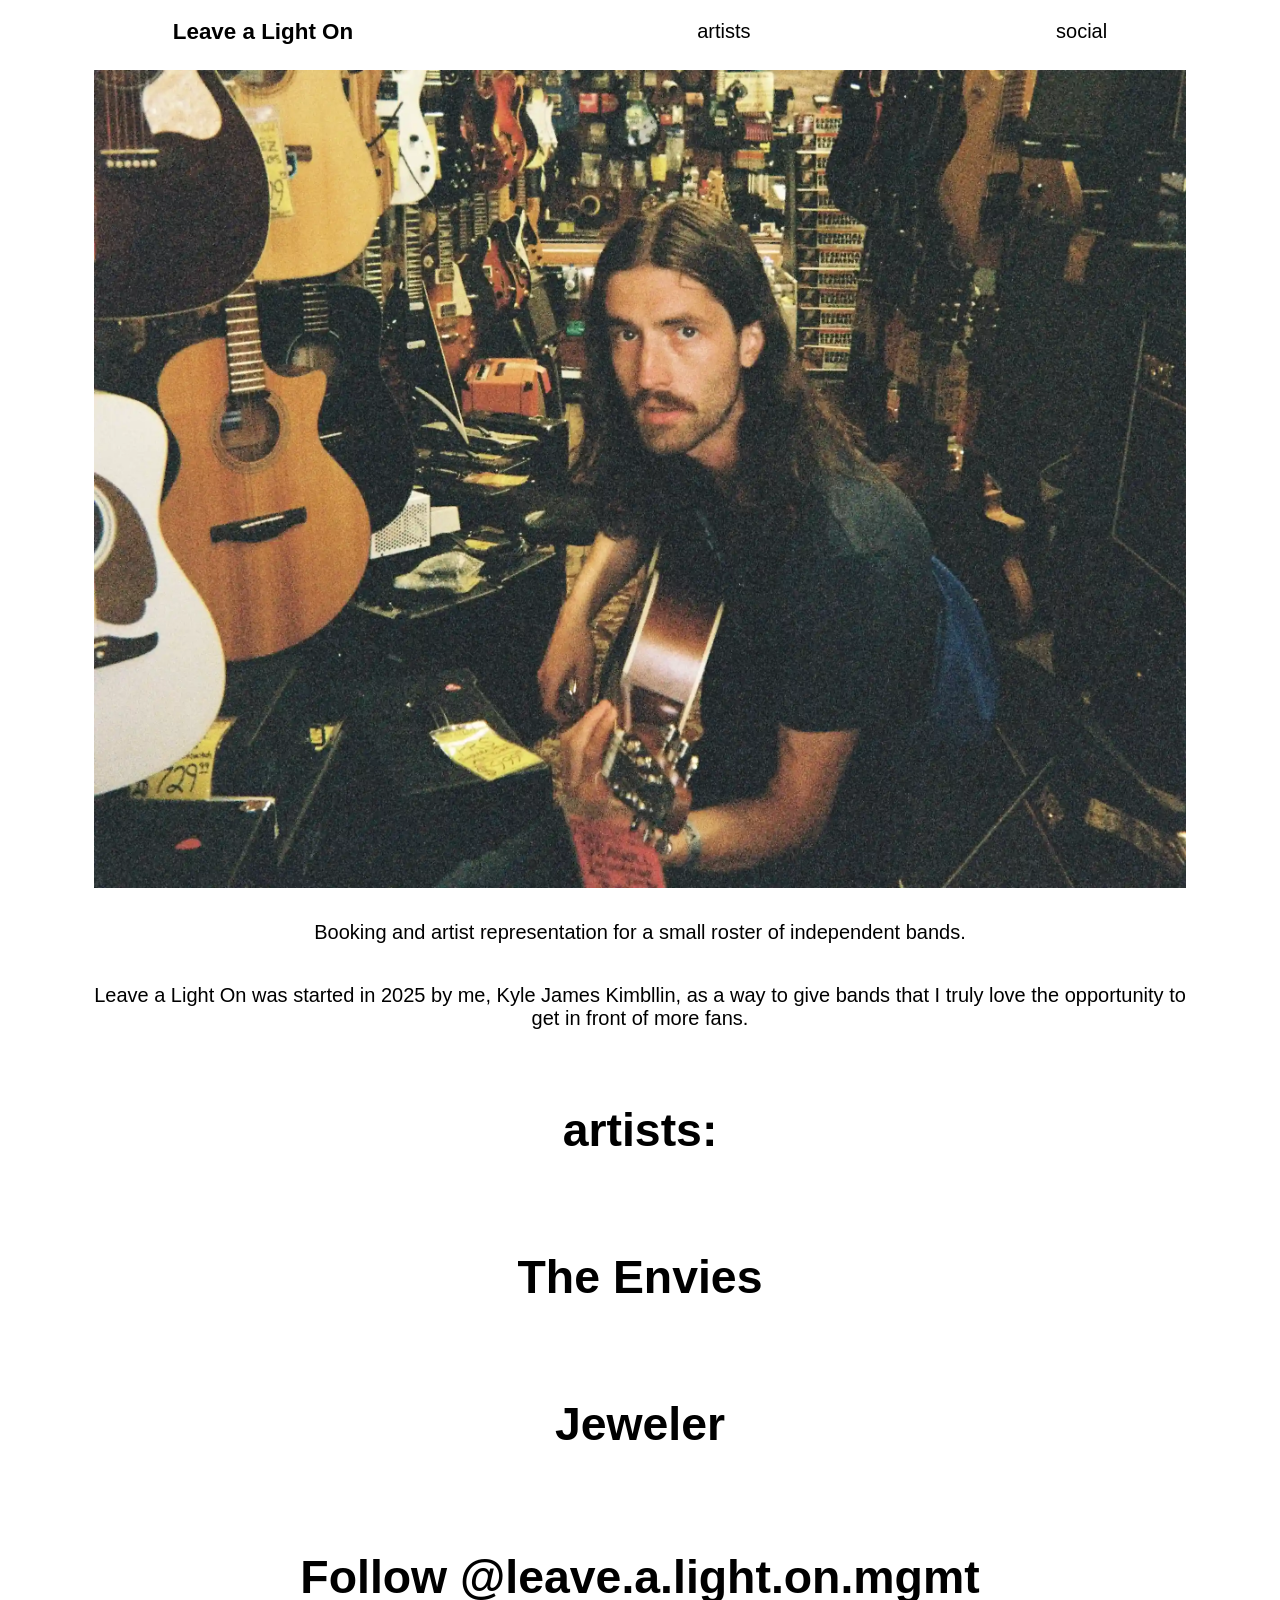
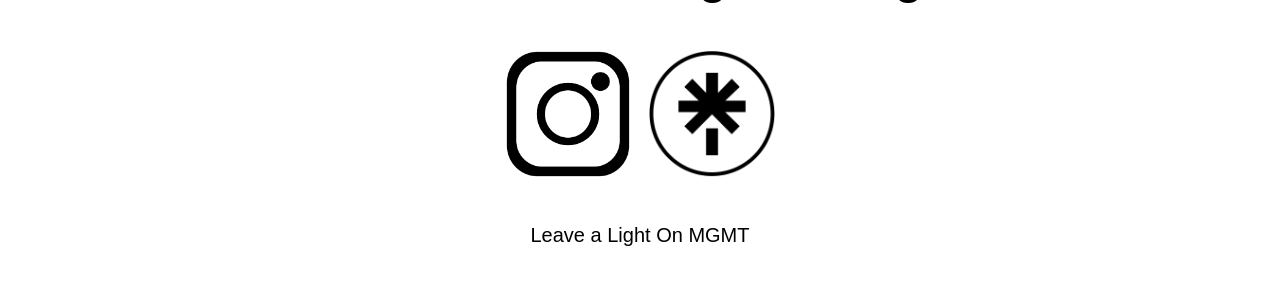
<file: index.html>
<!DOCTYPE html>
<html lang="en-US">

	<head>
<!-- Core syntax initialization and SEO -->
		<meta charset="UTF-8">
  		<meta name="description" content="Leave a Light On, MGMT">
  		<meta name="keywords" content="Jeweler, dream pop, synth pop, goth, rock, indie rock, music, band, minneapolis, sacramento, alternative, shoegaze, art rock, indie, minnesota, california, booking, management, promotion, artist, representation, the envies, envies, alternative rock, power pop, pop">
  		<meta name="viewport" content="width=device-width, initial-scale=1.0">
  		<meta name="apple-mobile-web-app-title" content="Leave a Light On, MGMT" />

<!-- Favicon and Base HREF -->

  		<base href="https://leave-a-light-on-mgmt.github.io/">
        <link rel="shortcut icon" type="image/png" href="assets/images/favicon.png">

<!-- Call for stylesheets -->

		<link rel="stylesheet" href="assets/css/lalo_mobile.css" />

  	<!--	<link rel="stylesheet" media="screen and (orientation: landscape)" href="css/jtb_desktop.css" /> -->
  	<!--	<link rel="stylesheet" media="screen and (orientation: portrait)" href="css/jtb_mobile.css" /> -->

  		<title>Leave a Light On, MGMT</title>

  	</head>

  	<body>

  		<main>
  			<nav id="site-nav">
  				<a href="#lalo" class="nav-link no-active"><h1>Leave a Light On</h1></a>
				<a href="#artists" class="nav-link">artists</a>
  				<a href="#social" class="nav-link">social</a>
  			</nav>


  			<div class="maincenter" id="lalo">
  				<img class="bio-image" src="assets/images/lalobio.webp" alt="Leave a Light On, MGMT">
  			</div>

  			<div class="bio">

  				<p>
  					Booking and artist representation for a small roster of independent bands.
  				</p>

  				<p>
  					Leave a Light On was started in 2025 by me, Kyle James Kimbllin, as a way to give bands that I truly love the opportunity to get in front of more fans.
  				</p>

  			</div>

  			<div id="artists">

				<h3>artists:</h3>

      			<a href="the-envies/index.html" class="artist-link"><h3>The Envies</h3></a>
				<a href="jewelertheband/index.html" class="artist-link"><h3>Jeweler</h3></a>

  			</div>

		  	<div id="social" class="bio">

				<h3>Follow @leave.a.light.on.mgmt</h3>

				<div class="socialicons">

					<a href="https://instagram.com/leave.a.light.on.mgmt" class="instagram" target="_blank" title="Leave a Light On instagram page">
						<img class="instagram" src="https://leave-a-light-on-mgmt.github.io/assets/images/instagramwhite.png"></a>
					<a href="https://linktr.ee/leave.a.light.on.mgmt" class="instagram" target="_blank" title="Leave a Light On Linktree page">
						<img class="instagram" src="https://leave-a-light-on-mgmt.github.io/assets/images/linktreewhite.png"></a>
					
				</div>

				<!-- add back once ME sends blogpost about webcrawlers
				<p>Contact EMAIL OBFUSCATION SCHEME for booking</p>
				<p>Contact EMAIL OBFUSCATION SCHEME for press inquiries</p> -->
				
 		  	</div>
        
<!-- Add Photo and Logo here, when they materialize
			<div class="maincenter">
				
  				<img class="bio-image" src="images/jewelerbio2.jpg" alt="Jeweler - the band">
				
  			</div>

			<div class="maincenter">
				
				<img class="bio-image" src="images/jewelerbanner.webp" alt="Jeweler - the band">

			</div>

        -->

			<div class="footer">
				
				<p><a href="#top">Leave a Light On MGMT</a></p>
 				
 			</div>

  	</main>

<script>
  const nav = document.getElementById('site-nav');
  const bioImage = document.querySelector('.bio-image');
  const navLinks = document.querySelectorAll('nav a[href^="#"]');
  const targetSections = document.querySelectorAll('#lalo, #artists, #social');

  function updateNavHeight() {
    if (!nav) return;
    const navHeight = nav.getBoundingClientRect().height;
    document.documentElement.style.setProperty('--nav-height', `${navHeight}px`);
  }

  function updateImageWidth() {
    if (!bioImage) return;
    const width = bioImage.getBoundingClientRect().width;
    document.documentElement.style.setProperty('--img-width', `${width}px`);
  }

  function setActiveLink() {
    const offset = window.innerHeight * 0.35;
    let currentId = '';

    targetSections.forEach((section) => {
      const rect = section.getBoundingClientRect();
      if (rect.top <= offset && rect.bottom >= offset) {
        currentId = section.id;
      }
    });

    navLinks.forEach((link) => {
	if (link.classList.contains('no-active')) {
    return;
  }
      const isActive = link.getAttribute('href') === `#${currentId}`;
      link.classList.toggle('active', isActive);
    });
  }

  function updateLayout() {
    updateNavHeight();
    updateImageWidth();
    setActiveLink();
  }

  document.addEventListener('DOMContentLoaded', () => {
    updateLayout();

    window.addEventListener('resize', updateLayout);
    window.addEventListener('scroll', setActiveLink, { passive: true });

    if (bioImage) {
      bioImage.addEventListener('load', updateImageWidth);
    }

    if ('ResizeObserver' in window) {
      const resizeObserver = new ResizeObserver(() => {
        updateLayout();
      });

      if (nav) resizeObserver.observe(nav);
      if (bioImage) resizeObserver.observe(bioImage);
    }
  });
</script>

		<!-- CHECK IF IT WORKS WITHOUT THIS
		
		<script>
  // Check if the browser supports service workers
  if ('serviceWorker' in navigator) {
    window.addEventListener('load', () => {
      navigator.serviceWorker.register('/sw.js')
        .then((registration) => {
          console.log('Service Worker registered successfully with scope:', registration.scope);
        })
        .catch((error) => {
          console.error('Service Worker registration failed:', error);
        });
    });
  }
</script>

		-->
 	
  </body>
 </html>
</file>
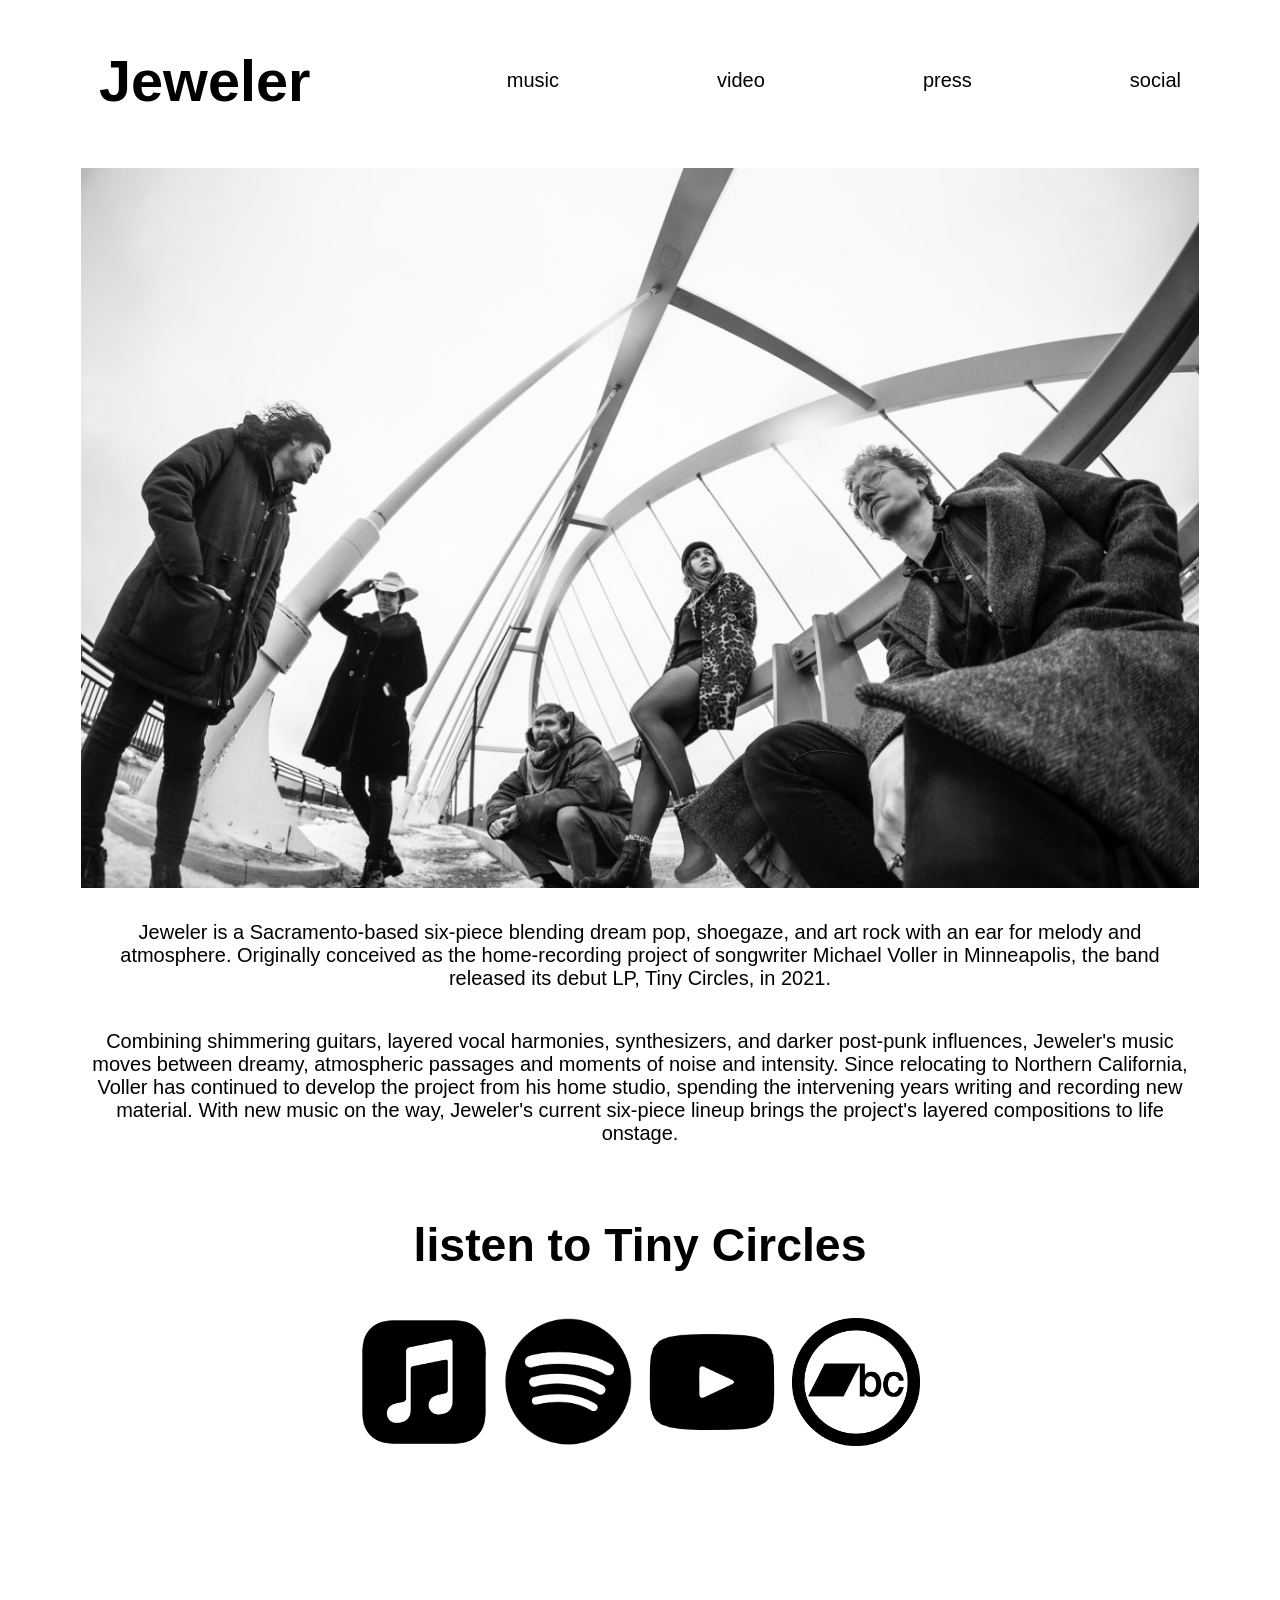
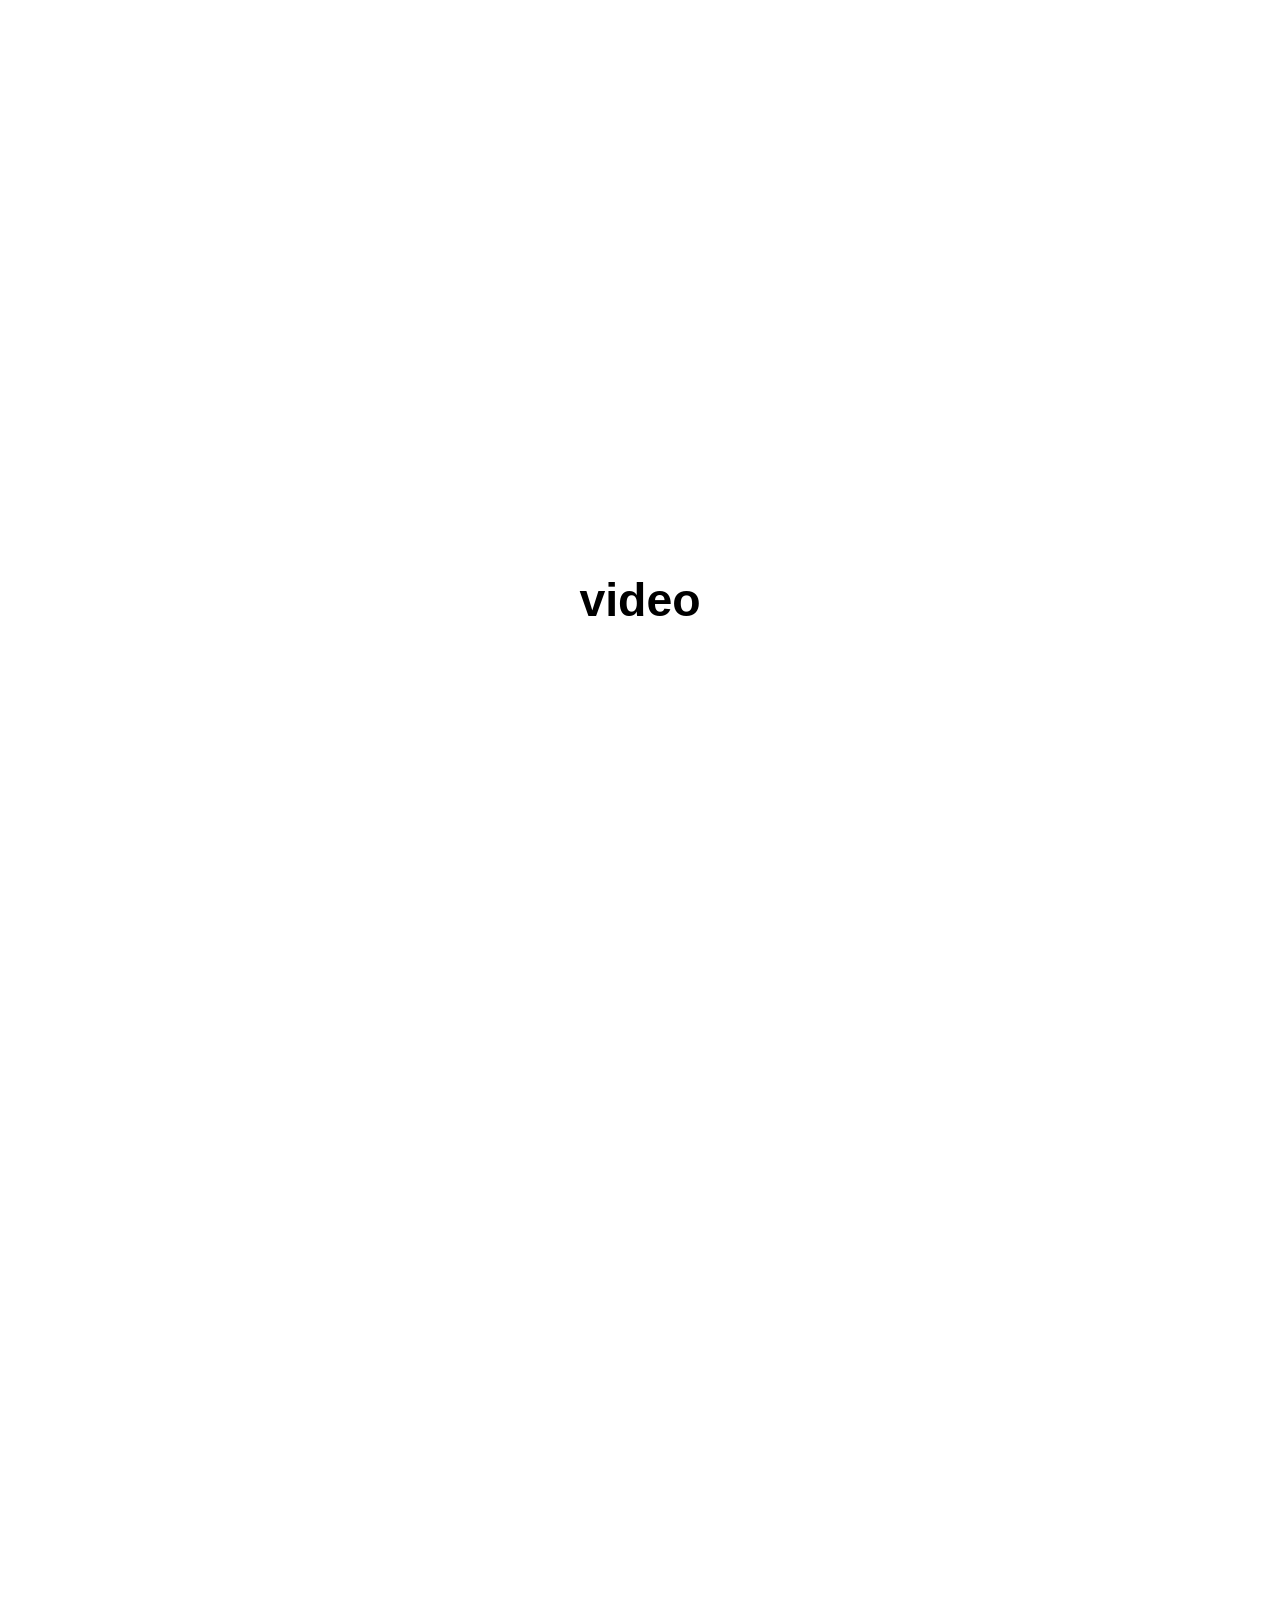
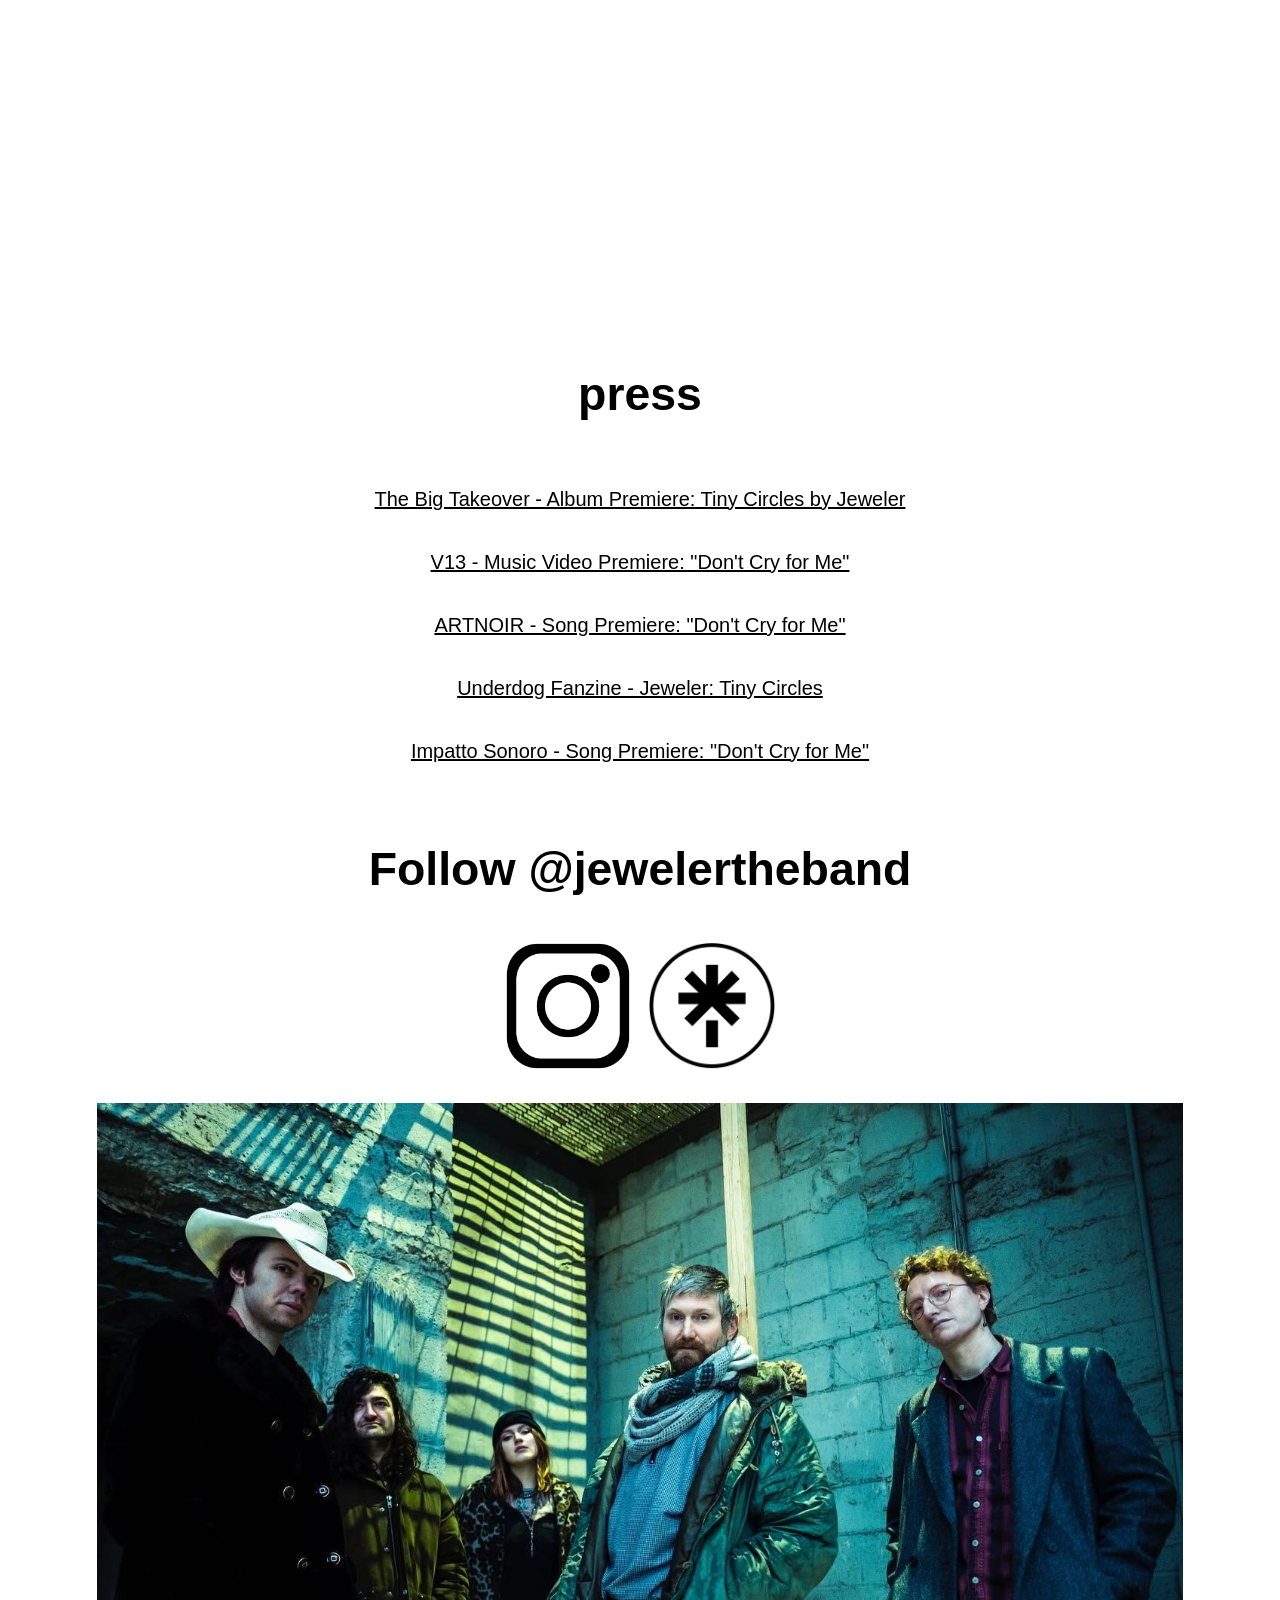
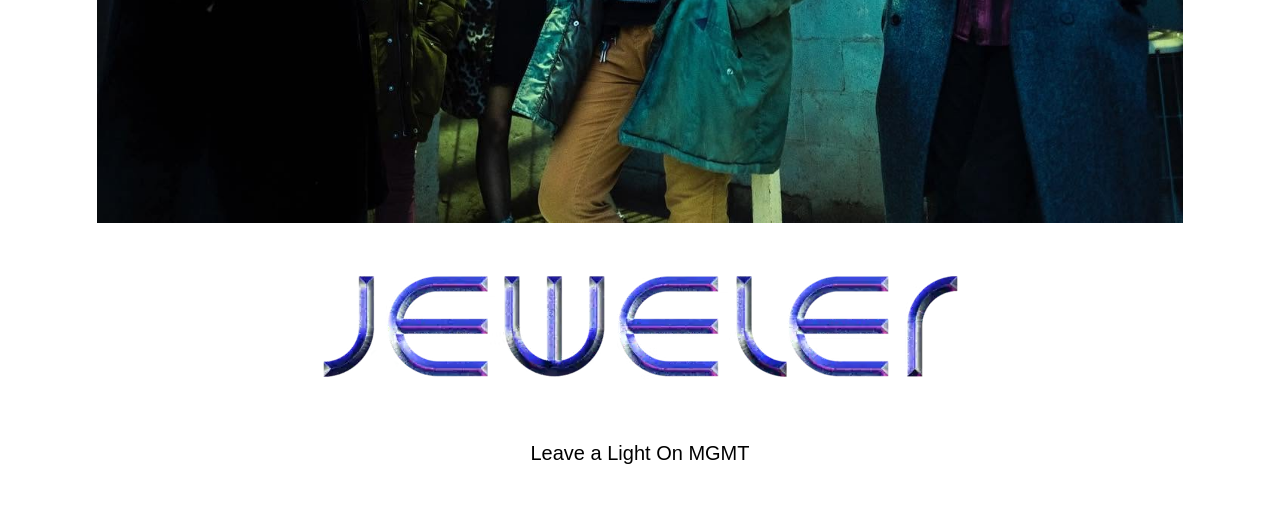
<file: jeweler/index.html>
<!DOCTYPE html>
<html lang="en-US">

	<head>
<!-- Core syntax initialization and SEO -->
		<meta charset="UTF-8">
  		<meta name="description" content="Jeweler - the band">
  		<meta name="keywords" content="Jeweler, dream pop, synth pop, goth, rock, indie rock, music, band, minneapolis, sacramento, alternative, shoegaze, art rock, indie, minnesota, california">
  		<meta name="viewport" content="width=device-width, initial-scale=1.0">
  		<meta name="apple-mobile-web-app-title" content="Jeweler - the band" />

<!-- Favicon and Base HREF -->

  		<base href="https://leave-a-light-on-mgmt.github.io/jewelertheband/">
        <link rel="shortcut icon" type="image/png" href="images/favicon.png">

<!-- Call for stylesheets -->

		<link rel="stylesheet" href="css/jtb_mobile.css" />

  	<!--	<link rel="stylesheet" media="screen and (orientation: landscape)" href="css/jtb_desktop.css" /> -->
  	<!--	<link rel="stylesheet" media="screen and (orientation: portrait)" href="css/jtb_mobile.css" /> -->

  		<title>Jeweler - the band</title>

  	</head>

  	<body>

  		<main>
  			<nav id="site-nav">
  				<a href="#jeweler" class="nav-link no-active"><h1>Jeweler</h1></a>
  				<a href="#music" class="nav-link">music</a>
  				<a href="#video" class="nav-link">video</a>
				<a href="#press" class="nav-link">press</a>
  				<a href="#social" class="nav-link">social</a>
  			</nav>


  			<div class="maincenter" id="jeweler">
  				<img class="bio-image" src="images/jewelerbio.jpg" alt="Jeweler - the band">
  			</div>

  			<div class="bio">

  				<p>
  					Jeweler is a Sacramento-based six-piece blending dream pop, shoegaze, and art rock with an ear for melody and atmosphere. Originally conceived as the home-recording project of songwriter Michael Voller in Minneapolis, the band released its debut LP, Tiny Circles, in 2021.
  				</p>

  				<p>
  					Combining shimmering guitars, layered vocal harmonies, synthesizers, and darker post-punk influences, Jeweler's music moves between dreamy, atmospheric passages and moments of noise and intensity. Since relocating to Northern California, Voller has continued to develop the project from his home studio, spending the intervening years writing and recording new material. With new music on the way, Jeweler's current six-piece lineup brings the project's layered compositions to life onstage.
  				</p>

  			</div>

  			<div id="music">

				<h3>listen to Tiny Circles</h3>

				<div class="streamicons">

				<a href="https://music.apple.com/us/artist/jeweler/1548861159" target="_blank" class="streamicon"><img class="streamicon" src="https://leave-a-light-on-mgmt.github.io/assets/images/applemusicwhite.png"></a>
				<a href="https://open.spotify.com/album/3gtUZ2nOwDdiT0cqnwbpeG" target="_blank" class="streamicon"><img class="streamicon" src="https://leave-a-light-on-mgmt.github.io/assets/images/spotifywhite.png"></a>
				<a href="https://music.youtube.com/playlist?list=OLAK5uy_noMSkbop3BQY1V8g92r3Kt-smzny9pIus" target="_blank" class="streamicon"><img class="streamicon" src="https://leave-a-light-on-mgmt.github.io/assets/images/youtubewhite.png"></a>
				<a href="https://jewelertheband.bandcamp.com/album/tiny-circles" target="_blank" class="streamicon"><img class="streamicon" src="https://leave-a-light-on-mgmt.github.io/assets/images/bandcampwhite.png"></a>

				</div>
  				<iframe class="bandcamp" src="https://bandcamp.com/EmbeddedPlayer/album=2042221873/size=large/bgcol=ffffff/linkcol=333333/transparent=true/" seamless><a href="https://jewelertheband.bandcamp.com/album/tiny-circles">Tiny Circles by Jeweler</a></iframe>

  			</div>

 			<div id="video">

				<h3>video</h3>

				<iframe class="video" src="https://www.youtube.com/embed/ePyByUpfhDs?si=VXcuG7FvfsMgCso3" title="Don't Cry for Me - Music Video" frameborder="0" allow="accelerometer; autoplay; clipboard-write; encrypted-media; gyroscope; picture-in-picture; web-share" referrerpolicy="strict-origin-when-cross-origin" allowfullscreen></iframe>
				<iframe class="video" src="https://www.youtube.com/embed/pjrF9nFUgAE?si=kEKEA2RkDLOsJRZ3" title="Jeweler, live in Minneapolis" frameborder="0" allow="accelerometer; autoplay; clipboard-write; encrypted-media; gyroscope; picture-in-picture; web-share" referrerpolicy="strict-origin-when-cross-origin" allowfullscreen></iframe>
				<iframe class="video" src="https://www.youtube.com/embed/lGmH6hVw6gk?si=FGpRcS_GwIu7L5rj&amp;start=1440" title="Jeweler, live in Sacramento" frameborder="0" allow="accelerometer; autoplay; clipboard-write; encrypted-media; gyroscope; picture-in-picture; web-share" referrerpolicy="strict-origin-when-cross-origin" allowfullscreen></iframe>
  				
 			</div>

 			<div id="press" class="bio">
				
				<h3>press</h3>

				<p><a href="https://bigtakeover.com/news/AlbumPremiereTinyCirclesbyJeweler" target="_blank" class="press-link">The Big Takeover - Album Premiere: Tiny Circles by Jeweler</a></p>
				<p><a href="https://v13.net/2021/07/smile-your-way-through-jewelers-shoegazey-dont-cry-for-me-music-video-premiere/" target="_blank" class="press-link">V13 - Music Video Premiere: "Don't Cry for Me"</a></p>
				<p><a href="https://artnoir.ch/songpremiere-dont-cry-for-me-von-jeweler/" target="_blank" class="press-link">ARTNOIR - Song Premiere: "Don't Cry for Me"</a></p>
				<p><a href="https://www.underdog-fanzine.de/2021/06/11/jeweler-tiny-circles/" target="_blank" class="press-link">Underdog Fanzine - Jeweler: Tiny Circles</a></p>
				<p><a href="https://www.impattosonoro.it/2021/04/08/premiere/premiere-jeweler-dont-cry-for-me" target="_blank" class="press-link">Impatto Sonoro - Song Premiere: "Don't Cry for Me"</a></p>
 				
 			</div>

			<div id="social" class="bio">

				<h3>Follow @jewelertheband</h3>

				<div class="socialicons">

					<a href="https://instagram.com/jewelertheband" class="instagram" target="_blank" title="Jeweler - the band instagram page">
						<img class="instagram" src="https://leave-a-light-on-mgmt.github.io/assets/images/instagramwhite.png"></a>
					<a href="https://linktr.ee/jewelertheband" class="instagram" target="_blank" title="Jeweler - the band Linktree page">
						<img class="instagram" src="https://leave-a-light-on-mgmt.github.io/assets/images/linktreewhite.png"></a>
					
				</div>

				<!-- add back once ME sends blogpost about webcrawlers
				<p>Contact EMAIL OBFUSCATION SCHEME for booking</p>
				<p>Contact EMAIL OBFUSCATION SCHEME for press inquiries</p> -->
				
 			</div>

			<div class="maincenter">
				
  				<img class="bio-image" src="images/jewelerbio2.jpg" alt="Jeweler - the band">
				
  			</div>

			<div class="maincenter">
				
				<img class="bio-image" src="images/jewelerbanner.webp" alt="Jeweler - the band">

			</div>

			<div class="footer">
				
				<p><a href="https://leave-a-light-on-mgmt.github.io">Leave a Light On MGMT</a></p>
 				
 			</div>

  	</main>

<script>
  const nav = document.getElementById('site-nav');
  const bioImage = document.querySelector('.bio-image');
  const navLinks = document.querySelectorAll('nav a[href^="#"]');
  const targetSections = document.querySelectorAll('#jeweler, #music, #video, #social, #press');

  function updateNavHeight() {
    if (!nav) return;
    const navHeight = nav.getBoundingClientRect().height;
    document.documentElement.style.setProperty('--nav-height', `${navHeight}px`);
  }

  function updateImageWidth() {
    if (!bioImage) return;
    const width = bioImage.getBoundingClientRect().width;
    document.documentElement.style.setProperty('--img-width', `${width}px`);
  }

  function setActiveLink() {
    const offset = window.innerHeight * 0.35;
    let currentId = '';

    targetSections.forEach((section) => {
      const rect = section.getBoundingClientRect();
      if (rect.top <= offset && rect.bottom >= offset) {
        currentId = section.id;
      }
    });

    navLinks.forEach((link) => {
	if (link.classList.contains('no-active')) {
    return;
  }
      const isActive = link.getAttribute('href') === `#${currentId}`;
      link.classList.toggle('active', isActive);
    });
  }

  function updateLayout() {
    updateNavHeight();
    updateImageWidth();
    setActiveLink();
  }

  document.addEventListener('DOMContentLoaded', () => {
    updateLayout();

    window.addEventListener('resize', updateLayout);
    window.addEventListener('scroll', setActiveLink, { passive: true });

    if (bioImage) {
      bioImage.addEventListener('load', updateImageWidth);
    }

    if ('ResizeObserver' in window) {
      const resizeObserver = new ResizeObserver(() => {
        updateLayout();
      });

      if (nav) resizeObserver.observe(nav);
      if (bioImage) resizeObserver.observe(bioImage);
    }
  });
</script>
 	
  </body>
 </html>
</file>
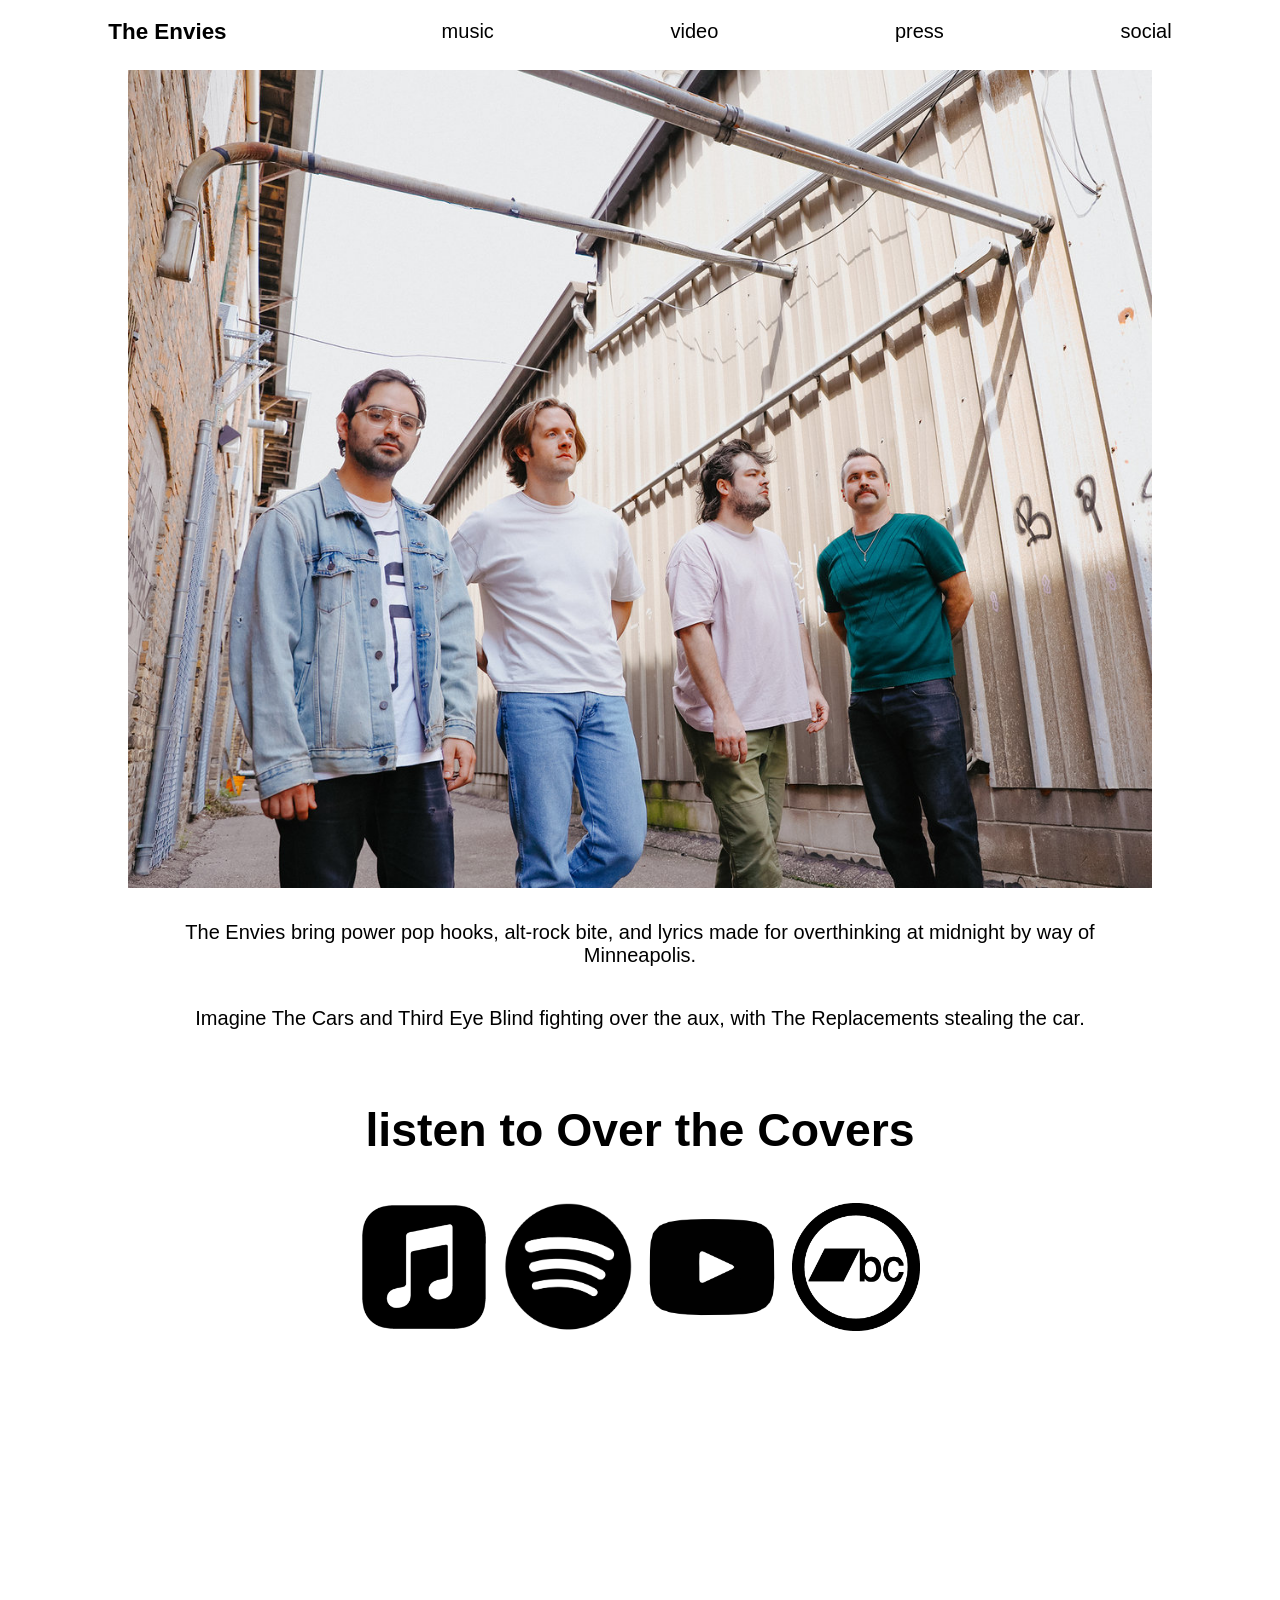
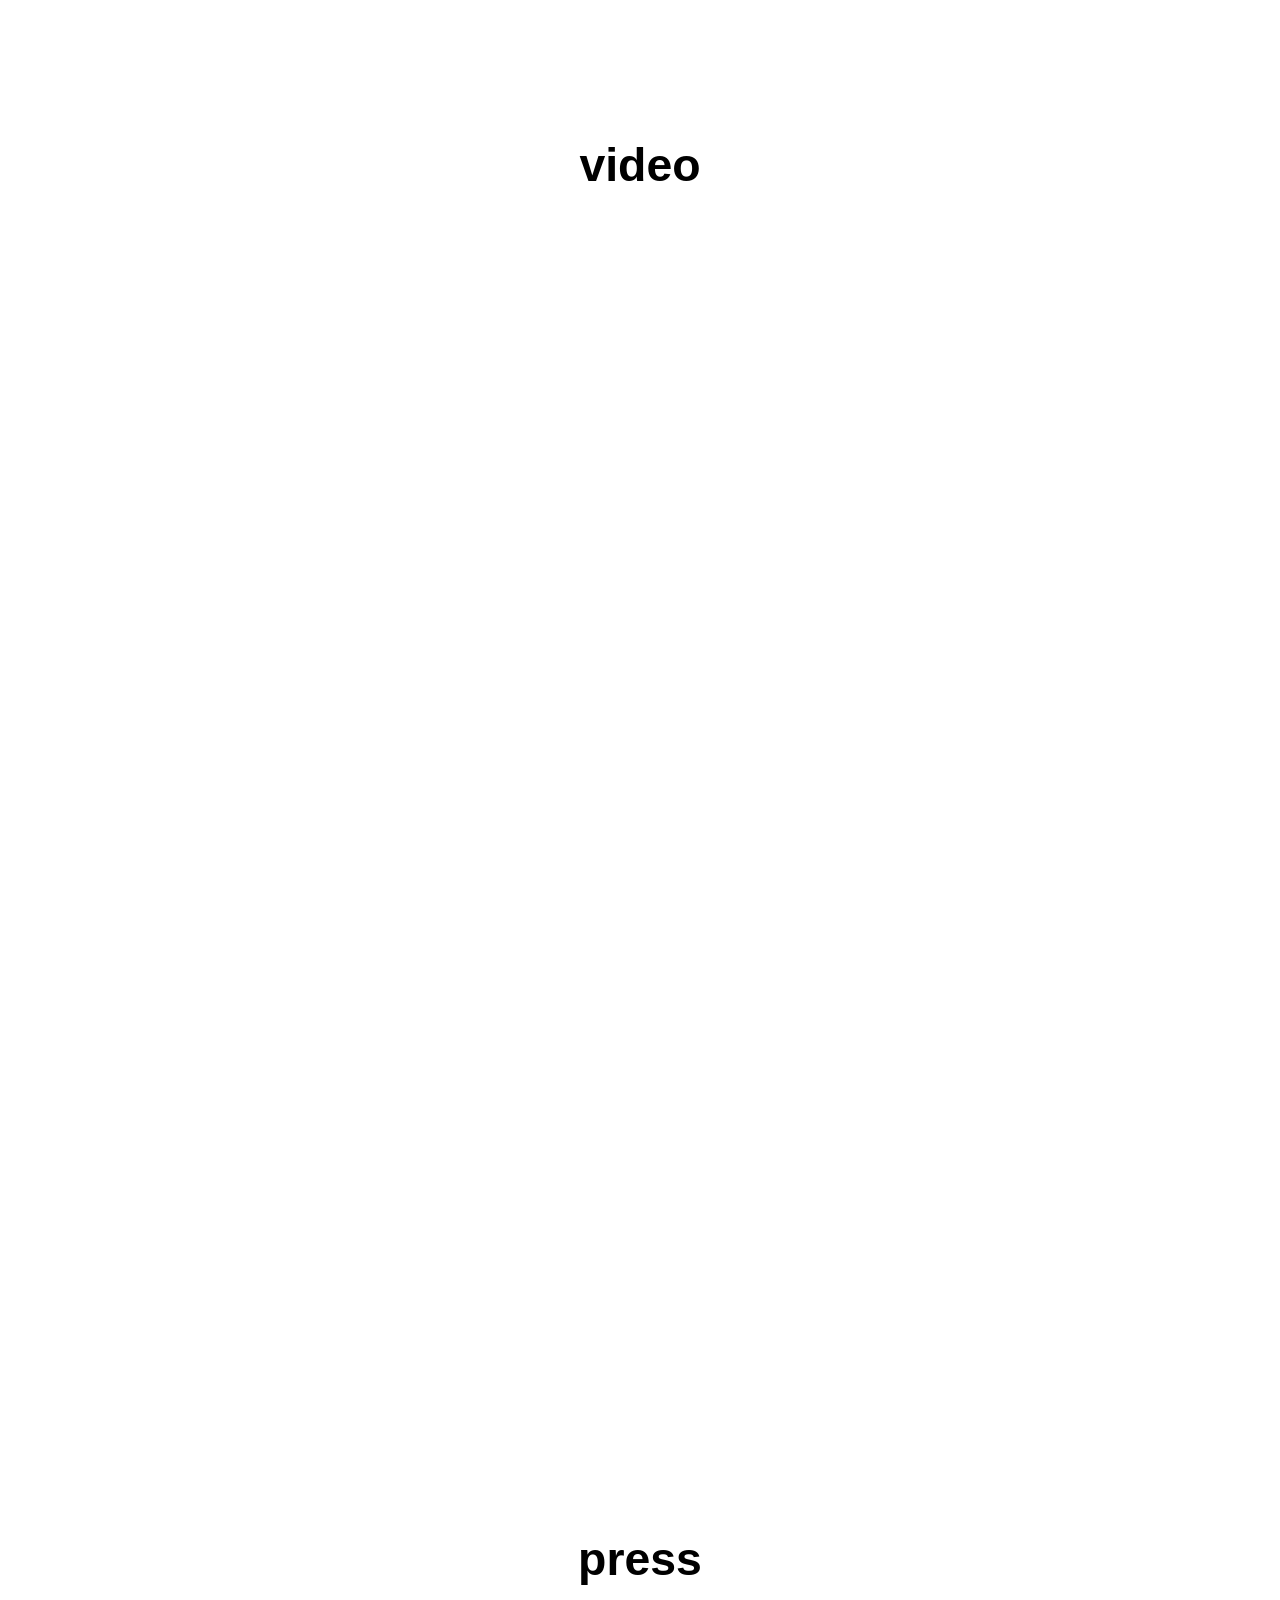
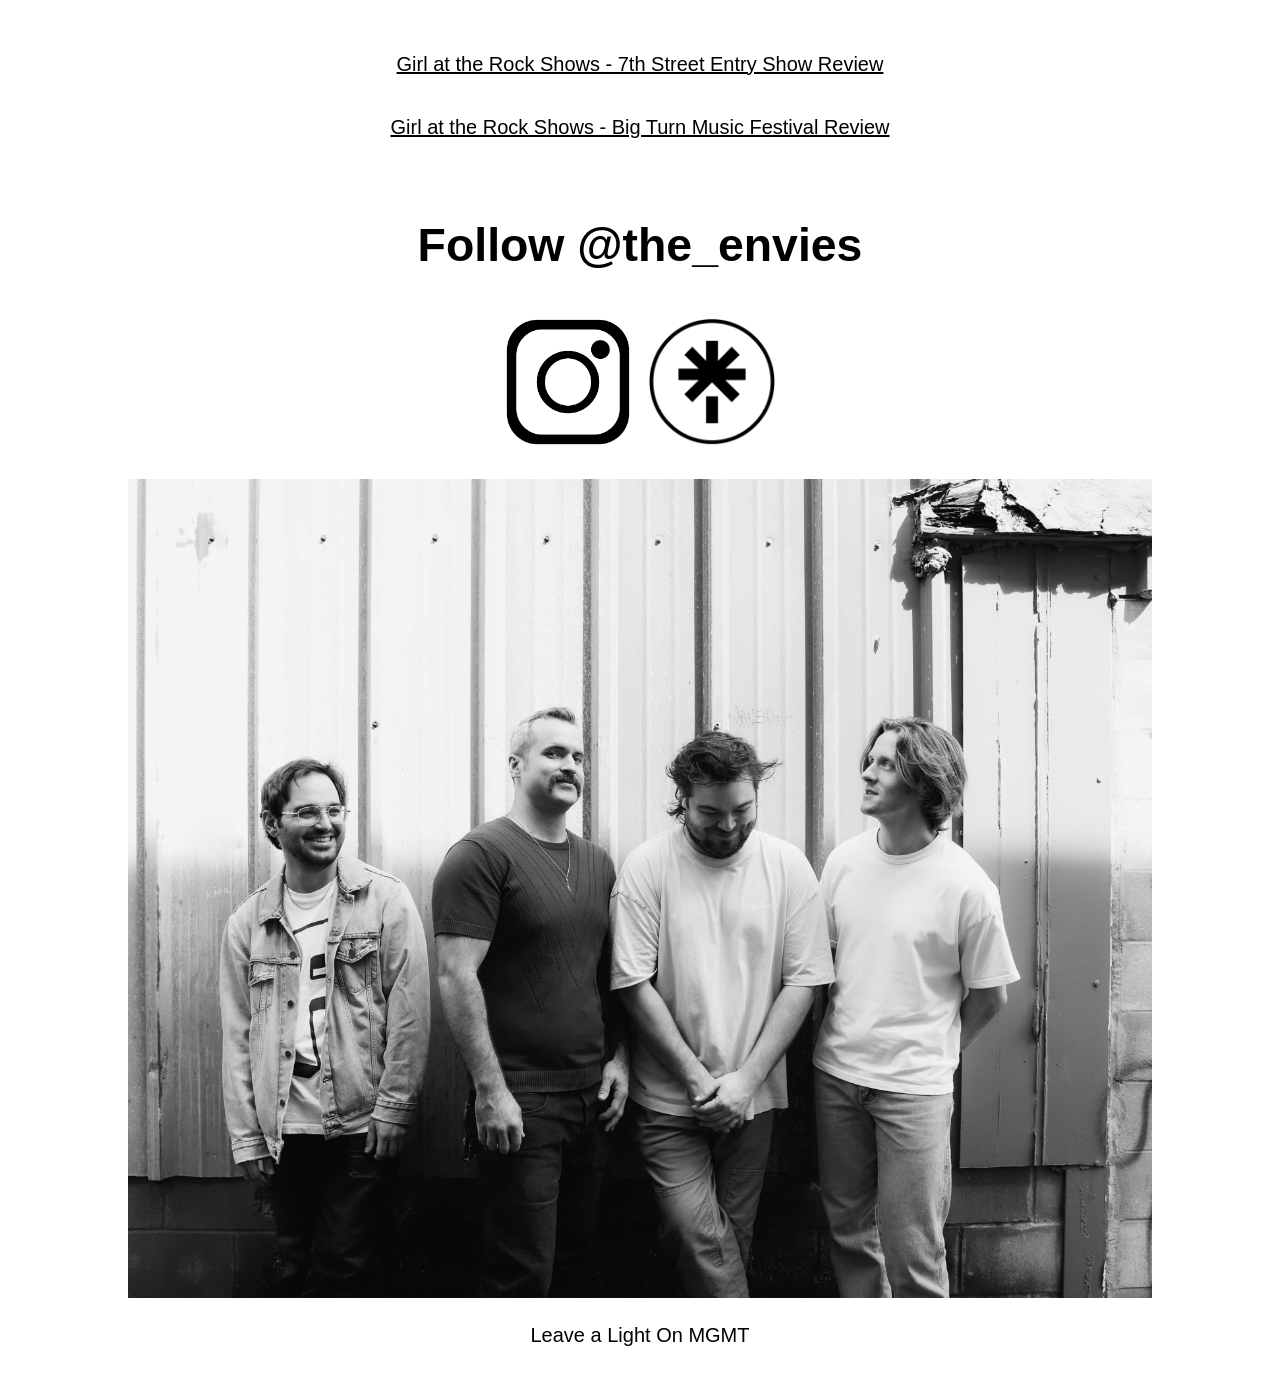
<file: the-envies/index.html>
<!DOCTYPE html>
<html lang="en-US">

	<head>
<!-- Core syntax initialization and SEO -->
		<meta charset="UTF-8">
  		<meta name="description" content="The Envies">
  		<meta name="keywords" content="Envies, The Envies, alternative, alternative rock, rock, indie rock, music, band, minneapolis, indie, minnesota, twin cities, power pop, pop rock, pop">
  		<meta name="viewport" content="width=device-width, initial-scale=1.0">
  		<meta name="apple-mobile-web-app-title" content="The Envies" />

<!-- Favicon and Base HREF -->

  		<base href="https://leave-a-light-on-mgmt.github.io/the-envies/">
        <link rel="shortcut icon" type="image/png" href="images/favicon.png">

<!-- Call for stylesheets -->

		<link rel="stylesheet" href="css/te_mobile.css" />

  	<!--	<link rel="stylesheet" media="screen and (orientation: landscape)" href="css/jtb_desktop.css" /> -->
  	<!--	<link rel="stylesheet" media="screen and (orientation: portrait)" href="css/jtb_mobile.css" /> -->

  		<title>The Envies</title>

  	</head>

  	<body>

  		<main>
  			<nav id="site-nav">
  				<a href="#theenvies" class="nav-link no-active"><h1>The Envies</h1></a>
  				<a href="#music" class="nav-link">music</a>
  				<a href="#video" class="nav-link">video</a>
				<a href="#press" class="nav-link">press</a>
  				<a href="#social" class="nav-link">social</a>
  			</nav>


  			<div class="maincenter" id="theenvies">
  				<img class="bio-image" src="images/theenviesbio.jpg" alt="The Envies">
  			</div>

  			<div class="bio">

  				<p>
  					The Envies bring power pop hooks, alt-rock bite, and lyrics made for overthinking at midnight by way of Minneapolis.</p>
				
				<p>Imagine The Cars and Third Eye Blind fighting over the aux, with The Replacements stealing the car.
  				</p>

  			</div>

  			<div id="music">

				<h3>listen to Over the Covers</h3>

				<div class="streamicons">

				<a href="https://music.apple.com/us/artist/the-envies/1715083700" target="_blank" class="streamicon"><img class="streamicon" src="https://leave-a-light-on-mgmt.github.io/assets/images/applemusicwhite.png"></a>
				<a href="https://open.spotify.com/artist/4z4q5E0aOldMAq6LNP4O7A" target="_blank" class="streamicon"><img class="streamicon" src="https://leave-a-light-on-mgmt.github.io/assets/images/spotifywhite.png"></a>
				<a href="https://www.youtube.com/watch?v=rl7N9t9qgTE&list=OLAK5uy_k8UbV1HFnNA25ZQCsnyx3_srOUxZUvIjQ" target="_blank" class="streamicon"><img class="streamicon" src="https://leave-a-light-on-mgmt.github.io/assets/images/youtubewhite.png"></a>
				<a href="https://theenvies.bandcamp.com/album/over-the-covers" target="_blank" class="streamicon"><img class="streamicon" src="https://leave-a-light-on-mgmt.github.io/assets/images/bandcampwhite.png"></a>

				</div>

          <iframe class="bandcamp" src="https://bandcamp.com/EmbeddedPlayer/album=641230952/size=large/bgcol=ffffff/linkcol=333333/transparent=true/" seamless><a href="https://theenvies.bandcamp.com/album/over-the-covers">Over The Covers by The Envies</a></iframe>

  			</div>

 			<div id="video">

				<h3>video</h3>

				<iframe class="video" src="https://www.youtube.com/embed/9wzJSwTHXHg?si=Oljftt0V0bjm19sZ" title="The Envies - Live at Mortimer's" frameborder="0" allow="accelerometer; autoplay; clipboard-write; encrypted-media; gyroscope; picture-in-picture; web-share" referrerpolicy="strict-origin-when-cross-origin" allowfullscreen></iframe>
				<iframe class="video" src="https://www.youtube.com/embed/L7269s_1UQE?si=TuyCUMxTrxo7p161&amp;start=14" title="The Envies, live in Minneapolis" frameborder="0" allow="accelerometer; autoplay; clipboard-write; encrypted-media; gyroscope; picture-in-picture; web-share" referrerpolicy="strict-origin-when-cross-origin" allowfullscreen></iframe>
				<iframe class="video" src="https://www.youtube.com/embed/EZewrjL_PzQ?si=CaRZxZ4LMMSG7Xvu" title="The Envies, live in Minneapolis" frameborder="0" allow="accelerometer; autoplay; clipboard-write; encrypted-media; gyroscope; picture-in-picture; web-share" referrerpolicy="strict-origin-when-cross-origin" allowfullscreen></iframe>
  				
 			</div>

 			<div id="press" class="bio">
				
				<h3>press</h3>

				<p><a href="https://girlattherockshows.com/2024/01/12/whats-it-feel-like-where-you-are/#more-39182" target="_blank" class="press-link">Girl at the Rock Shows - 7th Street Entry Show Review</a></p>

				<p><a href="https://girlattherockshows.com/2026/02/23/big-turn-music-fest-day-two/" target="_blank" class="press-link">Girl at the Rock Shows - Big Turn Music Festival Review</a></p>
 				
 			</div>

			<div id="social" class="bio">

				<h3>Follow @the_envies</h3>

				<div class="socialicons">

					<a href="https://www.instagram.com/the_envies/" class="instagram" target="_blank" title="The Envies instagram page">
						<img class="instagram" src="https://leave-a-light-on-mgmt.github.io/assets/images/instagramwhite.png"></a>
					<a href="https://linktr.ee/the_envies" class="instagram" target="_blank" title="The Envies Linktree page">
						<img class="instagram" src="https://leave-a-light-on-mgmt.github.io/assets/images/linktreewhite.png"></a>
					
				</div>

				<!-- add back once ME sends blogpost about webcrawlers
				<p>Contact EMAIL OBFUSCATION SCHEME for booking</p>
				<p>Contact EMAIL OBFUSCATION SCHEME for press inquiries</p> -->
				
 			</div>

			<div class="maincenter">
				
  				<img class="bio-image" src="images/theenviesbio2.jpg" alt="The Envies">
				
  			</div>

			<!-- Add Logo when graphic is finished

			<div class="maincenter">
				
				<img class="bio-image" src="images/theenviesbanner.webp" alt="The Envies">

			</div> -->

			<div class="footer">
				
				<p><a href="https://leave-a-light-on-mgmt.github.io">Leave a Light On MGMT</a></p>
 				
 			</div>

  	</main>

<script>
  const nav = document.getElementById('site-nav');
  const bioImage = document.querySelector('.bio-image');
  const navLinks = document.querySelectorAll('nav a[href^="#"]');
  const targetSections = document.querySelectorAll('#theenvies, #music, #video, #social, #press');

  function updateNavHeight() {
    if (!nav) return;
    const navHeight = nav.getBoundingClientRect().height;
    document.documentElement.style.setProperty('--nav-height', `${navHeight}px`);
  }

  function updateImageWidth() {
    if (!bioImage) return;
    const width = bioImage.getBoundingClientRect().width;
    document.documentElement.style.setProperty('--img-width', `${width}px`);
  }

  function setActiveLink() {
    const offset = window.innerHeight * 0.35;
    let currentId = '';

    targetSections.forEach((section) => {
      const rect = section.getBoundingClientRect();
      if (rect.top <= offset && rect.bottom >= offset) {
        currentId = section.id;
      }
    });

    navLinks.forEach((link) => {
	if (link.classList.contains('no-active')) {
    return;
  }
      const isActive = link.getAttribute('href') === `#${currentId}`;
      link.classList.toggle('active', isActive);
    });
  }

  function updateLayout() {
    updateNavHeight();
    updateImageWidth();
    setActiveLink();
  }

  document.addEventListener('DOMContentLoaded', () => {
    updateLayout();

    window.addEventListener('resize', updateLayout);
    window.addEventListener('scroll', setActiveLink, { passive: true });

    if (bioImage) {
      bioImage.addEventListener('load', updateImageWidth);
    }

    if ('ResizeObserver' in window) {
      const resizeObserver = new ResizeObserver(() => {
        updateLayout();
      });

      if (nav) resizeObserver.observe(nav);
      if (bioImage) resizeObserver.observe(bioImage);
    }
  });
</script>
 	
  </body>
 </html>
</file>
<file: assets/css/lalo_mobile.css>
html {
  scroll-behavior: smooth;
}

body {
  /* 1rem base + 1% of viewport width */
  font-size: clamp(1rem, 0.9rem + 0.5vw, 1.25rem);
  margin: 0;
  display: flex;
  flex-direction: column;
  min-height: 100vh;
  text-decoration: none;
  font-family: sans-serif;
}

h1 {
	/* clamp(minimum, fluid preference, maximum) */
  font-size: clamp(.5rem, 1rem + 2vw, 1.4rem);
  padding-right: 3vw;
}

h3 {
  font-size: clamp(.5rem, .5rem + 3vw, 4rem);
  padding: 0;
  font-family: sans-serif;
}

p {
	padding: 0;
}

div {
  display: flex;
  justify-content: center; /* Centers the iframe horizontally */
  flex-direction: column;
  align-items: center;
}

div.streamicons {
  display: flex;
  flex-direction: row;
  justify-content: center;
  align-items: center;
  gap: 1rem;
  flex-wrap: wrap;
	margin-bottom: 1em;
}

div.socialicons {
  display: flex;
  flex-direction: row;
  justify-content: center;
  align-items: center;
  gap: 1rem;
  flex-wrap: wrap;
	margin-bottom: 1em;
}

div.socialicons a {
  display: inline-flex;
  align-items: center;
  justify-content: center;
}

div.footer {
	margin-bottom: 1em;
}

div.footer a {
	color: #000000;
  text-decoration: none;
  font-family: sans-serif;
  font-weight: normal;
	display: inline-block;
  text-align: center;
  font-size: clamp(1rem, 0.9rem + 0.5vw, 1.25rem);
  transition: color 0.1s;
}

div.footer a:hover {
	color: #999999;
}
	

div.streamicons a {
  display: inline-flex;
  align-items: center;
  justify-content: center;
}

.maincenter {
	width: 89.5vw;
	text-align: center;
	margin:  auto;
	padding: .5vw;
	scroll-margin-top: var(--nav-height);
}

.radio {

	width: 89.5vw;
	max-width: 100%;
	text-align: center;
	margin:  auto;
	padding: .5vw;

}

#music,
#video,
#artists,
#social,
#press {
  scroll-margin-top: var(--nav-height);
}

.bio {
	width: var(--img-width);
	max-width: 100%;
	text-align: center;
	margin:  auto;
	padding: .5vw;
}

.maincenter p {
  text-align: justify;
}

img.bio-image {
	display: block;
  	max-width: 100%;
 	height: auto;
  	max-height: calc(98vh - var(--nav-height));
}

img.instagram {
	display: flex;
  justify-content: center;
  align-items: center;
	filter: invert(100%);
	width: 10vw;
  	max-width: 100%;
 	height: auto;
  	max-height: calc(98vh - var(--nav-height));
}

img.streamicon {
	display: flex;
  justify-content: center;
  align-items: center;
	filter: invert(100%);
	width: 10vw;
  	max-width: 100%;
 	height: auto;
  	max-height: calc(98vh - var(--nav-height));
}

a.streamicon {

}

iframe.bandcamp {
  border: 0;
	width: 89.5vw;
	max-width: 700px;
	height: 175vw;
	display: block;
	margin: 0 auto 1em auto;
}

iframe.video {
	border: 0;
	width: 89.5vw;
	max-width: 700px;
	height: auto; 
	display: block;
	margin: 0 auto 1em auto;
	aspect-ratio: 16 / 9;
}

nav {
  position: sticky; /* Sticks the nav to the viewport */
  top: 0;       /* Locks it to the very top */
  left: 0;         /* Aligns it to the left edge */
  z-index: 9999;   /* Forces the nav to float above all other content */
  align-items: center;

  /* Styling and Layout */
  background: linear-gradient(to bottom, rgba(255, 255, 255, 1) 98%, rgba(255, 255, 255, 0) 100%);
  display: flex;
  justify-content: space-around; /* Spaces the 3 links evenly */
  width: calc(100% - 2.5rem);
  max-width: 100%;
  margin: 0 auto;
  padding: 0 1.25rem;

}

nav a {
  color: #000000;
  text-decoration: none;
  font-family: sans-serif;
  font-weight: normal;
  font-size: clamp(1rem, 0.9rem + 0.5vw, 1.25rem);
  transition: color 0.1s;
}

a.instagram {
  color: #000000;
  text-decoration: none;
  font-family: sans-serif;
  font-weight: normal;
  font-size: clamp(1rem, 0.9rem + 0.5vw, 1.25rem);
  transition: color 0.1s;
}

a.press-link {
  color: #000000;
  text-decoration: underline;
  font-family: sans-serif;
  font-weight: normal;
  font-size: clamp(1rem, 0.9rem + 0.5vw, 1.25rem);
  transition: color 0.1s;
  display: block;
  width: 100%;
  text-align: center;
  overflow-wrap: anywhere;
}

a.artist-link {
  color: #000000;
  text-decoration: none;
  font-family: sans-serif;
  font-weight: normal;
  transition: color 0.1s;
  display: block;
  width: 100%;
  text-align: center;
  overflow-wrap: anywhere;
}

a.artist-link:hover {
	color: #999999;
}

nav a:hover {
  color: #999999;
}

nav a.active {
  text-decoration: underline;
}

nav a.no-active.active {
  text-decoration: none;
}

.balance-ghost {
  visibility: hidden;
}
</file>
<file: jeweler/css/jtb_mobile.css>
html {
  scroll-behavior: smooth;
}

body {
  /* 1rem base + 1% of viewport width */
  font-size: clamp(1rem, 0.9rem + 0.5vw, 1.25rem);
  margin: 0;
  display: flex;
  flex-direction: column;
  min-height: 100vh;
  text-decoration: none;
  font-family: sans-serif;
}

h1 {
	/* clamp(minimum, fluid preference, maximum) */
  font-size: clamp(2rem, 1.2rem + 3vw, 4rem);
  padding-right: 3vw;
}

h3 {
  font-size: clamp(.5rem, .5rem + 3vw, 4rem);
  padding: 0;
  font-family: sans-serif;
}

p {
	padding: 0;
}

div {
  display: flex;
  justify-content: center; /* Centers the iframe horizontally */
  flex-direction: column;
  align-items: center;
}

div.streamicons {
  display: flex;
  flex-direction: row;
  justify-content: center;
  align-items: center;
  gap: 1rem;
  flex-wrap: wrap;
	margin-bottom: 1em;
}

div.socialicons {
  display: flex;
  flex-direction: row;
  justify-content: center;
  align-items: center;
  gap: 1rem;
  flex-wrap: wrap;
	margin-bottom: 1em;
}

div.socialicons a {
  display: inline-flex;
  align-items: center;
  justify-content: center;
}

div.footer {
	margin-bottom: 1em;
}

div.footer a {
	color: #000000;
  text-decoration: none;
  font-family: sans-serif;
  font-weight: normal;
	display: inline-block;
  text-align: center;
  font-size: clamp(1rem, 0.9rem + 0.5vw, 1.25rem);
  transition: color 0.1s;
}

div.footer a:hover {
	color: #999999;
}
	

div.streamicons a {
  display: inline-flex;
  align-items: center;
  justify-content: center;
}

.maincenter {
	width: 89.5vw;
	text-align: center;
	margin:  auto;
	padding: .5vw;
	scroll-margin-top: var(--nav-height);
}

#music,
#video,
#social,
#press {
  scroll-margin-top: var(--nav-height);
}

.bio {
	width: var(--img-width);
	max-width: 100%;
	text-align: center;
	margin:  auto;
	padding: .5vw;
}

.maincenter p {
  text-align: justify;
}

img.bio-image {
	display: block;
  	max-width: 100%;
 	height: auto;
  	max-height: calc(98vh - var(--nav-height));
}

img.instagram {
	display: flex;
  justify-content: center;
  align-items: center;
	filter: invert(100%);
	width: 10vw;
  	max-width: 100%;
 	height: auto;
  	max-height: calc(98vh - var(--nav-height));
}

img.streamicon {
	display: flex;
  justify-content: center;
  align-items: center;
	filter: invert(100%);
	width: 10vw;
  	max-width: 100%;
 	height: auto;
  	max-height: calc(98vh - var(--nav-height));
}

a.streamicon {

}

iframe.bandcamp {
  border: 0;
	width: 89.5vw;
	max-width: 700px;
	height: 175vw;
	display: block;
	margin: 0 auto 1em auto;
}

iframe.video {
	border: 0;
	width: 89.5vw;
	max-width: 700px;
	height: auto; 
	display: block;
	margin: 0 auto 1em auto;
	aspect-ratio: 16 / 9;
}

nav {
  position: sticky; /* Sticks the nav to the viewport */
  top: 0;       /* Locks it to the very top */
  left: 0;         /* Aligns it to the left edge */
  z-index: 9999;   /* Forces the nav to float above all other content */
  align-items: center;

  /* Styling and Layout */
  background: linear-gradient(to bottom, rgba(255, 255, 255, 1) 98%, rgba(255, 255, 255, 0) 100%);
  display: flex;
  justify-content: space-around; /* Spaces the 3 links evenly */
  width: calc(100% - 2.5rem);
  max-width: 100%;
  margin: 0 auto;
  padding: 0 1.25rem;

}

nav a {
  color: #000000;
  text-decoration: none;
  font-family: sans-serif;
  font-weight: normal;
  font-size: clamp(1rem, 0.9rem + 0.5vw, 1.25rem);
  transition: color 0.1s;
}

a.instagram {
  color: #000000;
  text-decoration: none;
  font-family: sans-serif;
  font-weight: normal;
  font-size: clamp(1rem, 0.9rem + 0.5vw, 1.25rem);
  transition: color 0.1s;
}

a.press-link {
  color: #000000;
  text-decoration: underline;
  font-family: sans-serif;
  font-weight: normal;
  font-size: clamp(1rem, 0.9rem + 0.5vw, 1.25rem);
  transition: color 0.1s;
  display: block;
  width: 100%;
  text-align: center;
  overflow-wrap: anywhere;
}

nav a:hover {
  color: #999999;
}

nav a.active {
  text-decoration: underline;
}

nav a.no-active.active {
  text-decoration: none;
}

.balance-ghost {
  visibility: hidden;
}
</file>
<file: jeweler/css/jtb_desktop.css>
html {
  scroll-behavior: smooth;
}

body {
  /* 1rem base + 1% of viewport width */
  font-size: clamp(1rem, 0.9rem + 0.5vw, 1.25rem);
  margin: 0;
  display: flex;
  flex-direction: column;
  min-height: 100vh;
  text-decoration: none;
  font-family: sans-serif;
}

h1 {
	/* clamp(minimum, fluid preference, maximum) */
  font-size: clamp(2rem, 1.2rem + 3vw, 4rem);
  padding-right: 3vw;
}

h3 {
  font-size: clamp(.5rem, .5rem + 3vw, 4rem);
  padding: 0;
  font-family: sans-serif;
}

p {
	padding: 0;
}

div {
  display: flex;
  justify-content: center; /* Centers the iframe horizontally */
  flex-direction: column;
  align-items: center;
}

div.streamicons {
  display: flex;
  flex-direction: row;
  justify-content: center;
  align-items: center;
  gap: 1rem;
  flex-wrap: wrap;
	margin-bottom: 1em;
}

div.socialicons {
  display: flex;
  flex-direction: row;
  justify-content: center;
  align-items: center;
  gap: 1rem;
  flex-wrap: wrap;
	margin-bottom: 1em;
}

div.socialicons a {
  display: inline-flex;
  align-items: center;
  justify-content: center;
}

div.footer {
	margin-bottom: 1em;
}

div.footer a {
	color: #000000;
  text-decoration: none;
  font-family: sans-serif;
  font-weight: normal;
	display: inline-block;
  text-align: center;
  font-size: clamp(1rem, 0.9rem + 0.5vw, 1.25rem);
  transition: color 0.1s;
}

div.footer a:hover {
	color: #999999;
}
	

div.streamicons a {
  display: inline-flex;
  align-items: center;
  justify-content: center;
}

.maincenter {
	width: 89.5vw;
	text-align: center;
	margin:  auto;
	padding: .5vw;
	scroll-margin-top: var(--nav-height);
}

#music,
#video,
#social,
#press {
  scroll-margin-top: var(--nav-height);
}

.bio {
	width: var(--img-width);
	max-width: 100%;
	text-align: center;
	margin:  auto;
	padding: .5vw;
}

.maincenter p {
  text-align: justify;
}

img.bio-image {
	display: block;
  	max-width: 100%;
 	height: auto;
  	max-height: calc(98vh - var(--nav-height));
}

img.instagram {
	display: flex;
  justify-content: center;
  align-items: center;
	filter: invert(100%);
	width: 10vw;
  	max-width: 100%;
 	height: auto;
  	max-height: calc(98vh - var(--nav-height));
}

img.streamicon {
	display: flex;
  justify-content: center;
  align-items: center;
	filter: invert(100%);
	width: 10vw;
  	max-width: 100%;
 	height: auto;
  	max-height: calc(98vh - var(--nav-height));
}

a.streamicon {

}

iframe.bandcamp {
  border: 0;
	width: 89.5vw;
	max-width: 700px;
	height: 1000px;
	display: block;
	margin: 0 auto 1em auto;
}

iframe.video {
	border: 0;
	width: 89.5vw;
	max-width: 700px;
	height: auto; 
	display: block;
	margin: 0 auto 1em auto;
	aspect-ratio: 16 / 9;
}

nav {
  position: sticky; /* Sticks the nav to the viewport */
  top: 0;       /* Locks it to the very top */
  left: 0;         /* Aligns it to the left edge */
  z-index: 9999;   /* Forces the nav to float above all other content */
  align-items: center;

  /* Styling and Layout */
  background: linear-gradient(to bottom, rgba(255, 255, 255, 1) 98%, rgba(255, 255, 255, 0) 100%);
  display: flex;
  justify-content: space-around; /* Spaces the 3 links evenly */
  width: calc(100% - 2.5rem);
  max-width: 100%;
  margin: 0 auto;
  padding: 0 1.25rem;

}

nav a {
  color: #000000;
  text-decoration: none;
  font-family: sans-serif;
  font-weight: normal;
  font-size: clamp(1rem, 0.9rem + 0.5vw, 1.25rem);
  transition: color 0.1s;
}

a.instagram {
  color: #000000;
  text-decoration: none;
  font-family: sans-serif;
  font-weight: normal;
  font-size: clamp(1rem, 0.9rem + 0.5vw, 1.25rem);
  transition: color 0.1s;
}

a.press-link {
  color: #000000;
  text-decoration: underline;
  font-family: sans-serif;
  font-weight: normal;
  font-size: clamp(1rem, 0.9rem + 0.5vw, 1.25rem);
  transition: color 0.1s;
  display: block;
  width: 100%;
  text-align: center;
  overflow-wrap: anywhere;
}

nav a:hover {
  color: #999999;
}

nav a.active {
  text-decoration: underline;
}

nav a.no-active.active {
  text-decoration: none;
}

.balance-ghost {
  visibility: hidden;
}
</file>
<file: the-envies/css/te_mobile.css>
html {
  scroll-behavior: smooth;
}

body {
  /* 1rem base + 1% of viewport width */
  font-size: clamp(1rem, 0.9rem + 0.5vw, 1.25rem);
  margin: 0;
  display: flex;
  flex-direction: column;
  min-height: 100vh;
  text-decoration: none;
  font-family: sans-serif;
}

h1 {
	/* clamp(minimum, fluid preference, maximum) */
  font-size: clamp(.5rem, 1rem + 2vw, 1.4rem);
  padding-right: 3vw;
}

h3 {
  font-size: clamp(.5rem, .5rem + 3vw, 4rem);
  padding: 0;
  font-family: sans-serif;
}

p {
	padding: 0;
}

div {
  display: flex;
  justify-content: center; /* Centers the iframe horizontally */
  flex-direction: column;
  align-items: center;
}

div.streamicons {
  display: flex;
  flex-direction: row;
  justify-content: center;
  align-items: center;
  gap: 1rem;
  flex-wrap: wrap;
	margin-bottom: 1em;
}

div.socialicons {
  display: flex;
  flex-direction: row;
  justify-content: center;
  align-items: center;
  gap: 1rem;
  flex-wrap: wrap;
	margin-bottom: 1em;
}

div.socialicons a {
  display: inline-flex;
  align-items: center;
  justify-content: center;
}

div.footer {
	margin-bottom: 1em;
}

div.footer a {
	color: #000000;
  text-decoration: none;
  font-family: sans-serif;
  font-weight: normal;
	display: inline-block;
  text-align: center;
  font-size: clamp(1rem, 0.9rem + 0.5vw, 1.25rem);
  transition: color 0.1s;
}

div.footer a:hover {
	color: #999999;
}
	

div.streamicons a {
  display: inline-flex;
  align-items: center;
  justify-content: center;
}

.maincenter {
	width: 89.5vw;
	text-align: center;
	margin:  auto;
	padding: .5vw;
	scroll-margin-top: var(--nav-height);
}

#music,
#video,
#social,
#press {
  scroll-margin-top: var(--nav-height);
}

.bio {
	width: var(--img-width);
	max-width: 100%;
	text-align: center;
	margin:  auto;
	padding: .5vw;
}

.maincenter p {
  text-align: justify;
}

img.bio-image {
	display: block;
  	max-width: 100%;
 	height: auto;
  	max-height: calc(98vh - var(--nav-height));
}

img.instagram {
	display: flex;
  justify-content: center;
  align-items: center;
	filter: invert(100%);
	width: 10vw;
  	max-width: 100%;
 	height: auto;
  	max-height: calc(98vh - var(--nav-height));
}

img.streamicon {
	display: flex;
  justify-content: center;
  align-items: center;
	filter: invert(100%);
	width: 10vw;
  	max-width: 100%;
 	height: auto;
  	max-height: calc(98vh - var(--nav-height));
}

a.streamicon {

}

iframe.bandcamp {
  border: 0;
	width: 89.5vw;
	max-width: 700px;
	height: 150vw;
	display: block;
	margin: 0 auto 1em auto;
}

iframe.video {
	border: 0;
	width: 89.5vw;
	max-width: 700px;
	height: auto; 
	display: block;
	margin: 0 auto 1em auto;
	aspect-ratio: 16 / 9;
}

nav {
  position: sticky; /* Sticks the nav to the viewport */
  top: 0;       /* Locks it to the very top */
  left: 0;         /* Aligns it to the left edge */
  z-index: 9999;   /* Forces the nav to float above all other content */
  align-items: center;

  /* Styling and Layout */
  background: linear-gradient(to bottom, rgba(255, 255, 255, 1) 98%, rgba(255, 255, 255, 0) 100%);
  display: flex;
  justify-content: space-around; /* Spaces the 3 links evenly */
  width: calc(100% - 2.5rem);
  max-width: 100%;
  margin: 0 auto;
  padding: 0 1.25rem;

}

nav a {
  color: #000000;
  text-decoration: none;
  font-family: sans-serif;
  font-weight: normal;
  font-size: clamp(1rem, 0.9rem + 0.5vw, 1.25rem);
  transition: color 0.1s;
}

a.instagram {
  color: #000000;
  text-decoration: none;
  font-family: sans-serif;
  font-weight: normal;
  font-size: clamp(1rem, 0.9rem + 0.5vw, 1.25rem);
  transition: color 0.1s;
}

a.press-link {
  color: #000000;
  text-decoration: underline;
  font-family: sans-serif;
  font-weight: normal;
  font-size: clamp(1rem, 0.9rem + 0.5vw, 1.25rem);
  transition: color 0.1s;
  display: block;
  width: 100%;
  text-align: center;
  overflow-wrap: anywhere;
}

nav a:hover {
  color: #999999;
}

nav a.active {
  text-decoration: underline;
}

nav a.no-active.active {
  text-decoration: none;
}

.balance-ghost {
  visibility: hidden;
}
</file>
